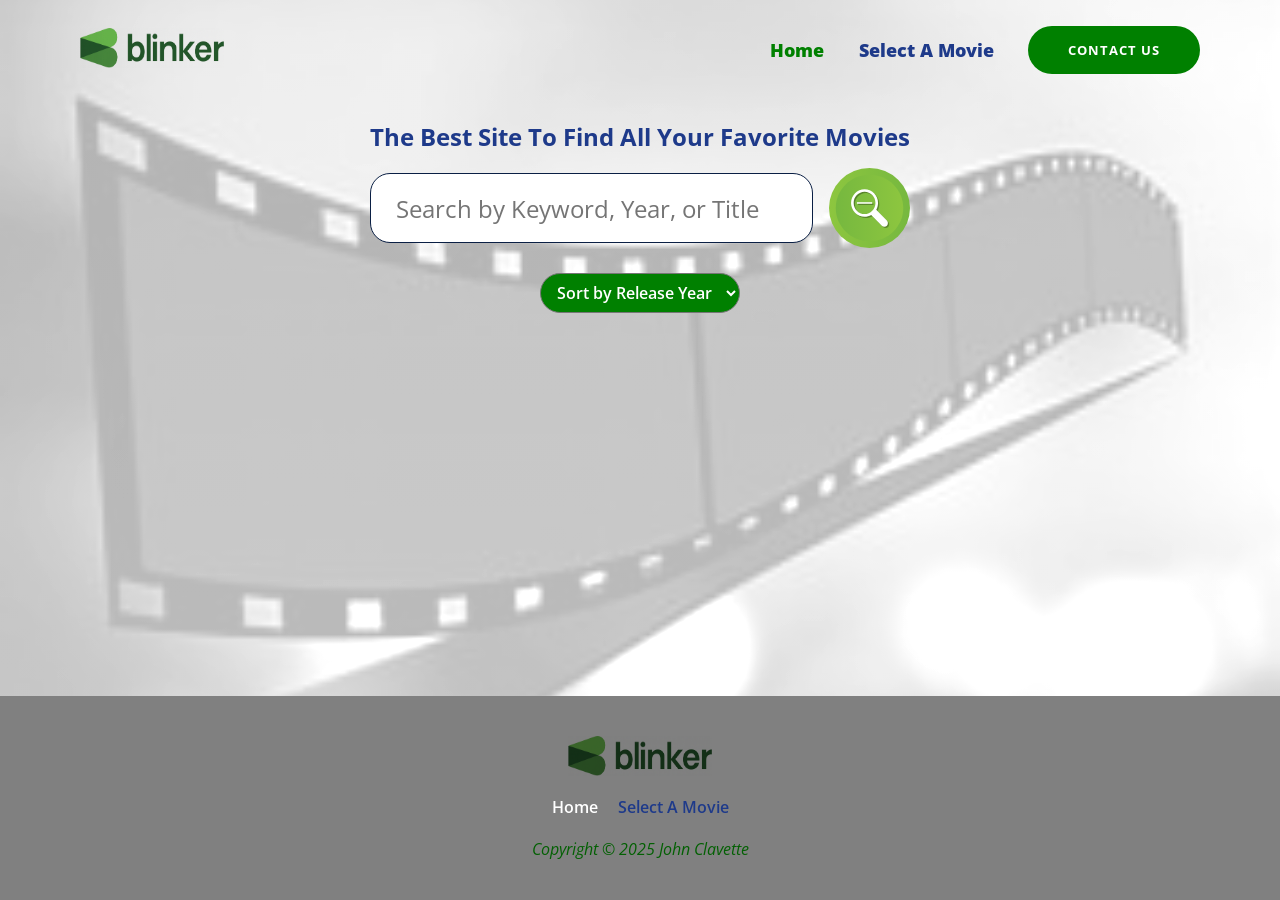
<file: index.html>
<!DOCTYPE html>
<html lang="en">

<head>
    <meta charset="UTF-8">
    <meta name="viewport" content="width=device-width, initial-scale=1.0">
    <link rel="stylesheet" href="style.css">
    <script src="app.js" defer></script>
    <link rel="preconnect" href="https://fonts.googleapis.com">
    <link rel="preconnect" href="https://fonts.gstatic.com" crossorigin>
    <link href="https://fonts.googleapis.com/css2?family=Open+Sans:ital,wght@0,300..800;1,300..800&display=swap"
        rel="stylesheet">
    <link rel="icon" href="data:,">
    <title>Movies</title>
</head>

<body>
    <section id="landing">
        <!--NAV-->
        <nav>
            <div class="container nav-inner">
                <div class="logo">
                    <img src="blgreen.png" />
                </div>
                <ul class="links">
                    <li>
                        <a href="#home" class="link link__hover-effect">Home</a>
                    </li>
                    <li>
                        <a href="#movies" class="link link__hover-effect select-first">Select A Movie</a>
                    </li>
                    <li>
                        <button type="button" class="btn-contact">Contact Us</button>
                    </li>
                </ul>
                <button class="menu-btn">Menu</button>
            </div>
        </nav>
        <!-- MODAL MENU-->
        <div class="modal">
            
            <div class="modal-menu">
                <button class="modal-close">&times;</button>
                <a href="#home" class="modal-link">Home</a>
                <a href="#movies" class="modal-link">Select A Movie</a>
                <button type="button" class="modal-contact">Contact Us</button>
            </div>
            <div class="modal-overlay"></div>
        </div>
        <header class="header">
            <div class="container">
                <div class="row">
                    <h1 class="title">The Best Site To Find All Your Favorite Movies</h1>
                    <div class="search__wrapper">
                        <input class="search-input" type="text" placeholder="Search by Keyword, Year, or Title">
                        <button class="search__btn" type="button">
                            <img src="1486506270-glass-magnifying-out-search-detective-magnifier-zoom_81489 (1).svg">
                        </button>
                    </div>
                    <div class="sort">
                        <select id="sort-years">
                            <option value="" selected disabled>Sort by Release Year</option>
                            <option value="low__to__high" class="low__to__high">Oldest to Newest</option>
                            <option value="high__to__low" class="high__to__low">Newest to Oldest</option>
                        </select>
                    </div>
                </div>
            </div>
        </header>
    </section>
    <section id="movies">
        <div class="container">
            <div class="movies__row">
                <p class="results"></p>
                <div class="movie-list"></div>
               <!-- <button class="load__more">Load More...</button>-->
            </div>
        </div>
    </section>
    <footer>
        <div class="container">
            <div class="footer__row">
                <figure class="footer__logo logo">
                    <img src="blgreen.png" class="footer__logo--img"/>
                </figure>
                <div class="footer__links">
                    <a href="#home" class="footer__link link__hover-effect">Home</a>
                    <a href="#movies" class="footer__link link__hover-effect select-first">Select A Movie</a>
                </div>
                <div class="footer__copyright">Copyright &copy; 2025 John Clavette</div>

            </div>
        </div>
    </footer>
</body>

</html>
</file>
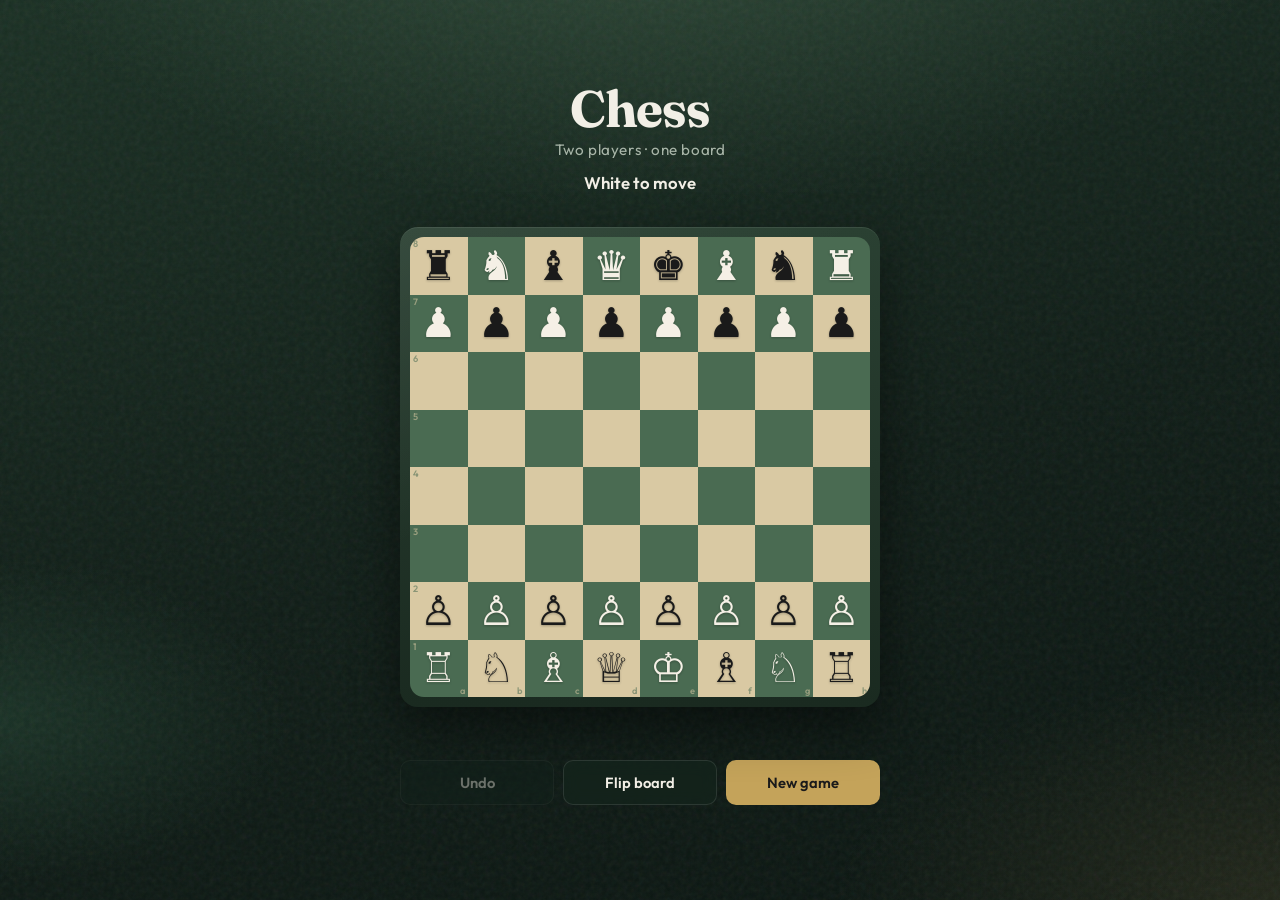
<file: chess/index.html>
<!DOCTYPE html>
<html lang="en">
<head>
  <meta charset="UTF-8" />
  <meta name="viewport" content="width=device-width, initial-scale=1.0, viewport-fit=cover" />
  <meta name="theme-color" content="#14241c" />
  <meta name="description" content="A simple two-player chess board — tap a piece, then tap a square." />
  <title>Chess</title>
  <link rel="preconnect" href="https://fonts.googleapis.com" />
  <link rel="preconnect" href="https://fonts.gstatic.com" crossorigin />
  <link href="https://fonts.googleapis.com/css2?family=Fraunces:opsz,wght@9..144,500;9..144,700&family=Outfit:wght@400;500;600;700&display=swap" rel="stylesheet" />
  <link rel="stylesheet" href="style.css" />
</head>
<body>
  <div class="atmosphere" aria-hidden="true"></div>

  <main class="shell">
    <header class="brand">
      <h1>Chess</h1>
      <p class="tagline">Two players · one board</p>
    </header>

    <section class="status" aria-live="polite">
      <p id="turn-label" class="turn">White to move</p>
      <p id="message" class="message"></p>
    </section>

    <div class="board-wrap">
      <div id="board" class="board" role="grid" aria-label="Chess board"></div>
    </div>

    <div class="captured-row">
      <div id="captured-black" class="captured" aria-label="Captured black pieces"></div>
      <div id="captured-white" class="captured" aria-label="Captured white pieces"></div>
    </div>

    <div class="controls">
      <button type="button" id="btn-undo" class="btn ghost">Undo</button>
      <button type="button" id="btn-flip" class="btn ghost">Flip board</button>
      <button type="button" id="btn-new" class="btn primary">New game</button>
    </div>

    <dialog id="promote-dialog" class="promote-dialog">
      <form method="dialog" id="promote-form">
        <p>Promote pawn to</p>
        <div class="promote-choices">
          <button value="q" data-piece="q" aria-label="Queen">♛</button>
          <button value="r" data-piece="r" aria-label="Rook">♜</button>
          <button value="b" data-piece="b" aria-label="Bishop">♝</button>
          <button value="n" data-piece="n" aria-label="Knight">♞</button>
        </div>
      </form>
    </dialog>
  </main>

  <script src="engine.js"></script>
  <script src="app.js"></script>
</body>
</html>
</file>
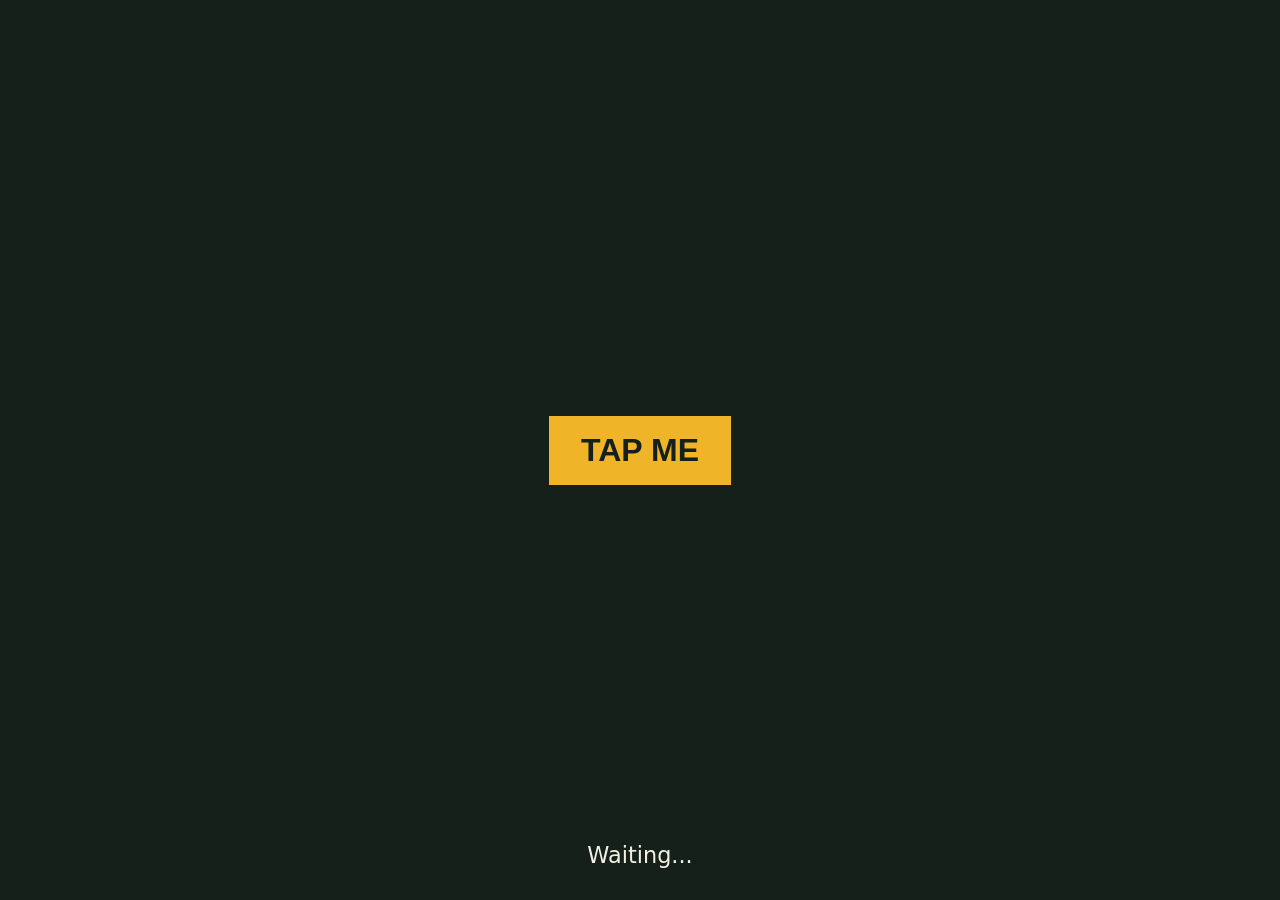
<file: click-test.html>
<!DOCTYPE html>
<html><head><meta charset="utf-8"><meta name="viewport" content="width=device-width,initial-scale=1">
<title>Click Test</title>
<style>
body{margin:0;min-height:100vh;display:flex;align-items:center;justify-content:center;background:#142019;color:#f4efe4;font-family:system-ui,sans-serif}
button{font-size:2rem;padding:1rem 2rem;background:#f0b429;border:0;color:#142019;font-weight:800}
#out{position:fixed;bottom:2rem;left:0;right:0;text-align:center;font-size:1.4rem}
</style></head><body>
<button id="b">TAP ME</button>
<div id="out">Waiting...</div>
<script>
document.getElementById('b').onclick=()=>{
  document.getElementById('out').textContent='IT WORKS — button clicks are fine on this device.';
  document.body.style.background='#1f3b2d';
};
</script></body></html>
</file>
<file: style.css>
* {
    margin: 0;
    padding: 0;
    box-sizing: border-box;
    font-family: "Open Sans", sans-serif;
    transition: all 300ms ease;
}

*:focus {
    outline: none;
}

.noscroll {
    overflow: hidden;
}
#landing,
#movies {
    flex: 1;
}
#movies {
    margin-bottom: 50px;
}

body {
    min-height: 100vh;
    display: flex;
    flex-direction: column;
    font-family: "Open Sans", sans-serif;
    margin: 0;
    overflow-x: hidden;
}

html {
    position: relative;
    background-image: linear-gradient(rgba(255, 255, 255, 0.666),
            rgba(255, 255, 255, 0.7)),
        url("moviereel.jpg");
    background-size: cover;
    background-position: center;
    min-height: 100vh;
    overflow-x: hidden;
}

html,
body {
    background-size: cover;
    background-repeat: no-repeat;
    background-position: center;
}

html::before {
    content: "";
    position: absolute;
    inset: 0;
    background-image: inherit;
    background-size: cover !important;
    background-position: inherit;
    background-repeat: no-repeat;
    filter: grayscale(100%) contrast(1.2);
    z-index: -1;
}


/*NAV*/


.nav-inner {
    display: flex;
    justify-content: space-between;
    align-items: center;
    font-size: 18px;
    font-weight: 600;
    margin: 0 auto;
    height: 100px;
    width: 100%;
    padding: 0 80px;
}

.logo img {
    width: 144px;
    height: 40px;
    background: transparent;
    mix-blend-mode: multiply;
}

.select-first {
    color: #1E3A8A !important;
}
a {
    text-decoration: none;
}

.btn-contact {
    background-color: green;
    border-radius: 50px;
    display: flex;
    cursor: pointer;
    max-height: 48px;
    min-height: 48px;
    padding: 12px 40px;
    align-items: center;
    border: 2px #5d3eff;
    color: #fff;
    font-size: 13px;
    font-weight: 700;
    letter-spacing: 1px;
    text-transform: uppercase;
    align-items: center;
    transition: 300ms ease;
}

.btn-contact:hover {
    scale: 1.09;
    opacity: 0.8;
    background-color: rgb(72, 143, 72);
}

.links {
    display: flex;
    justify-content: space-between;
    width: 100%;
    max-width: 430px;
    align-items: center;
    list-style: none;
    font-weight: 900;

}

.link {
    color: green;
}

.link__hover-effect {
    position: relative;
}

.link__hover-effect:after {
    content: "";
    position: absolute;
    bottom: -3px;
    height: 3px;
    width: 0;
    right: 0;
    transition: all 300ms ease;
}

.link__hover-effect:hover:after {
    left: 0;
    width: 100%;
    background-color: green;
}

/*MODAL*/


.menu-btn {
    display: none;
}

.modal-menu {
    display: none;
    position: fixed;
    z-index: 9999;
    top: 100px;
    left: 50%;
    transform: translateX(-50%);
    padding: 20px;
    border-radius: 20px;
    transition: opacity 1200ms ease-out, transform 1200ms ease-out;
    opacity: 0;
    box-shadow: 0 8px 24px rgba(0, 0, 0, 0.4);
}

.modal-contact {
    width: 100px;
    height: 50px;
    border-radius: 20px;
    color: green;
    font-weight: 900;
    font-size: 14px;
}

.modal-link {
    color: white;
    padding: 50px;
    font-size: 30px;
    text-align: center;
    cursor: pointer;
}


.menu-btn.open {
    display: flex;
    flex-direction: column;
    align-items: center;
    justify-content: center;
}

.modal-overlay {
    position: fixed;
    inset: 0;
    background: rgba(0, 0, 0, 0.6);
    opacity: 0;
    pointer-events: none;
    transition: opacity 300ms ease;
}
.modal-menu.open {
    display: flex;
    flex-direction: column;
    gap: 20px;
    background: rgba(0, 0, 0, 0.85);
    padding: 30px;
    border-radius: 20px;
    align-items: center;
    opacity: 1;
    transform: translate(-50%, 0);
}

.modal-overlay.open { 
    display: flex;
    flex-direction: column;
    opacity: 1;
    pointer-events: auto;
    z-index: 9998;
}
.title.close, 
.search-input.close, 
.search__btn.close {
    display: none;
}
.menu-btn.close {
    opacity: 0;
    pointer-events: none;
}
.modal-close {
    position: absolute;
    top: 15px;
    right: 20px;
    font-size: 2rem;
    background: none;
    border: none;
    color: white;
    cursor: pointer;
}

/*HEADER*/

.header {
    display: flex;
    flex-direction: column;
    justify-content: center;
    align-items: center;
    margin-top: 20px;
}

h1 {
    color: #1E3A8A !important;
}

input {
    background-color: #fff;
    border-radius: 20px;
    border: 1px solid #0a1f44;
    color: black;
    display: inline-block;
    height: 70px;
    line-height: 40px;
    outline: none;
    padding: 0 15px;
    transition: border-color .2s cubic-bezier(.645, .045, .355, 1);
    width: 100%;
    font-size: 24px;
    padding-left: 25px;
    margin-right: 16px;
}

.search__wrapper {
    display: flex;
    margin-top: 20px;
}

.search__btn {
    width: 100px;
    height: 70px;
    display: flex;
    justify-content: center;
    align-items: center;
    border: none;
    cursor: pointer;
    background: transparent;
    transition: 300ms ease;
}

.search__btn img {
    height: auto;
    width: auto;
}

.search__btn:hover {
    opacity: 0.8;
    scale: 1.09;
}

/*SORT YEARS*/

.sort {
    margin-top: 30px;
    display: flex;
    justify-content: center;
}

#sort-years {
    font-size: 16px;
    background-color: green;
    color: white;
    height: 40px;
    width: 200px;
    border-radius: 20px;
    font-weight: 600;
    text-align: center;
}

/*MOVIE CARD DISPLAY*/


#movies .container {
    max-width: 1100px;
    margin: 0 auto;
    padding: 0 20px;
}

.movies__row {
    align-items: center;
    justify-content: center;
}

.movie-list {
    display: grid;
    grid-template-columns: repeat(auto-fill, minmax(250px, 1fr));
    gap: 25px;
}

.movie-card {
    background: #e5e7eb34;
    border-radius: 28px;
    overflow: hidden;
    box-shadow: 0 8px 16px rgba(0, 0, 0, 0.24);
    transition: transform 300ms ease, box-shadow .2s ease;
    color: #1E3A8A !important;
    border: 2px solid green;
    font-weight: 700;
}

.movie-card:hover {
    transform: scale(1.05);
    box-shadow: 0 12px 32px rgba(0, 0, 0, 0.65);
}

.movie-card__container {
    padding: 15px;
}

.movie-card__container h3 {
    margin: 0 0 10px;
    font-size: 18px;
    min-height: 48px;
    line-height: 1.2;
    overflow: hidden;
}

.movie-card__container p {
    margin: 0 0 10px;
}

.movie-card img {
    width: 100%;
    height: auto;
    object-fit: cover;
    border-bottom: 1px solid #eee;
    display: block;
}


.load__more {
    background-color: green;
    border-radius: 50px;
    display: flex;
    justify-content: center;
    cursor: pointer;
    max-width: none;
    max-height: 48px;
    min-height: 48px;
    padding: 50px 50px;
    align-items: center;
    max-width: 100px;
    margin: 0 auto;
    border: 2px #5d3eff;
    color: #fff;
    font-size: 13px;
    font-weight: 700;
    letter-spacing: 1px;
    align-items: center;
    transition: 300ms ease;
    margin-top: 44px;
    box-shadow: 0 8px 16px rgba(0, 0, 0, 0.24);
    display: none;
}
.load__more:hover {
    scale: 1.09;
    opacity: 0.8;
    background-color: rgb(72, 143, 72);
}

/*SKELETON LOADING STATE*/

/* SKELETON LOADING */
.skeleton-card {
    background: rgb(6, 76, 6);
    border-radius: 12px;
    overflow: hidden;
    padding: 15px;
    box-shadow: 0 4px 12px rgba(0, 0, 0, 0.1);
}

.skeleton {
    background: linear-gradient(90deg, #3a3a3a 25%, #4a4a4a 50%, #3a3a3a 75%);
    background-size: 200% 100%;
    animation: skeleton-loading 1.2s infinite;
    border-radius: 6px;
}

.skeleton-img {
    width: 100%;
    height: 350px;
    margin-bottom: 10px;
}

.skeleton-title {
    height: 20px;
    width: 80%;
    margin-bottom: 10px;
}

.skeleton-year {
    height: 16px;
    width: 40%;
}

@keyframes skeleton-loading {
    0% {
        background-position: 200% 0;
    }

    100% {
        background-position: -200% 0;
    }
}

.results {
    color: rgb(30, 123, 30);
    margin-bottom: 16px;
    margin-top: 16px;
    font-size: 20px;
    font-weight: 900;
}

.empty-state {
    grid-column: 1 / -1;
    color: #1E3A8A;
    font-weight: 700;
    font-size: 18px;
    padding: 24px 0;
}

/*FOOTER*/

footer {
    background: gray;
    padding: 40px 0;
}
.footer__row {
    display: flex;
    flex-direction: column;
    align-items: center;
    gap: 20px;
}
.footer__link {
    font-weight: 600;
    color: white;
}
.footer__links {
    display: flex;
    gap: 20px;
}
.footer__logo {
    margin: 0;
    padding: 0;
    line-height: 0;
    z-index: 5;
    background: transparent;
    background: gray;
    margin: 0;
    padding: 0;
    overflow: hidden;
}
.footer__logo--img {
    display: block;
    max-width: 100%;
    height: auto;
}
.footer__copyright {
    color: rgb(3, 96, 3);
    font-style: italic;
}




/* RESPONSIVENESS */

@media (max-width: 768px) {

    nav {
        flex-direction: column;
        justify-content: center;
        align-items: center;
        height: auto;
        padding: 10px 0;
    }

    nav .links {
        display: none !important;
    }

    nav .btn-contact {
        display: none !important;
    }
    .nav-inner {
        display:flex;
        flex-direction: column;
    }

    nav .menu-btn {
        display: block;
        font-size: 18px;
        padding: 10px 20px;
        background: green;
        color: white;
        border-radius: 20px;
        border: none;
    }

    .logo img {
        margin-bottom: 30px;
    }

    .search__wrapper {
        flex-direction: column;
        width: 100%;
        gap: 10px;
        align-items: center;
    }

    .search-input {
        width: 100%;
        margin-right: 0;

    }
    h1 {
        text-align: center;
    }

    .search__btn {
        width: 100%;
    }

    .movie-list {
        grid-template-columns: 1fr;
    }

    .search-input {
        height: 50px;
        font-size: 18px;
        margin-right: 0;
    }

    .search__btn {
        width: 72px;
        height: 72px;
        padding: 0 20;
    }

    .search__btn img {
        width: 72px;
        height: 72px;
    }

    #landing,
    #movies,
    nav,
    .header,
    .search__wrapper,
    .movie-list {
        padding-left: 20px;
        padding-right: 20px;
    }
    .modal-contact {
        margin-top: 40px;
    }
    .sort {
        margin-top: 20px;
        width: 100%;
        display: flex;
        justify-content: center;
    }

    .header .row {
        display: flex;
        flex-direction: column;
        gap: 20px;
    }
    #sort-years {
        width: 100%;
        max-width: 300px;
        padding: 0 12px;
    }

}
</file>
<file: chess/style.css>
:root {
  --bg-deep: #0f1c16;
  --bg-mid: #1a2f23;
  --ink: #f2efe6;
  --ink-muted: #a8b5a8;
  --accent: #c4a35a;
  --accent-hover: #d4b86e;
  --light-sq: #d9c9a3;
  --dark-sq: #4a6b52;
  --select: #e8c547;
  --legal: rgba(232, 197, 71, 0.55);
  --last: rgba(196, 163, 90, 0.35);
  --check: #c45c4a;
  --panel: rgba(20, 36, 28, 0.72);
  --radius: 14px;
  --font-display: "Fraunces", Georgia, serif;
  --font-ui: "Outfit", sans-serif;
}

*,
*::before,
*::after {
  box-sizing: border-box;
}

html,
body {
  margin: 0;
  min-height: 100%;
}

body {
  font-family: var(--font-ui);
  color: var(--ink);
  background: var(--bg-deep);
  min-height: 100dvh;
  display: grid;
  place-items: center;
  padding: 1.25rem 1rem 2rem;
  position: relative;
  overflow-x: hidden;
}

.atmosphere {
  position: fixed;
  inset: 0;
  z-index: 0;
  pointer-events: none;
  background:
    radial-gradient(ellipse 90% 60% at 50% -10%, rgba(74, 107, 82, 0.45), transparent 55%),
    radial-gradient(ellipse 70% 50% at 100% 100%, rgba(196, 163, 90, 0.12), transparent 50%),
    radial-gradient(ellipse 50% 40% at 0% 80%, rgba(36, 70, 52, 0.5), transparent 45%),
    linear-gradient(165deg, var(--bg-mid), var(--bg-deep) 55%, #0a1410);
}

.atmosphere::after {
  content: "";
  position: absolute;
  inset: 0;
  opacity: 0.07;
  background-image: url("data:image/svg+xml,%3Csvg viewBox='0 0 200 200' xmlns='http://www.w3.org/2000/svg'%3E%3Cfilter id='n'%3E%3CfeTurbulence type='fractalNoise' baseFrequency='0.85' numOctaves='4' stitchTiles='stitch'/%3E%3C/filter%3E%3Crect width='100%25' height='100%25' filter='url(%23n)'/%3E%3C/svg%3E");
}

.shell {
  position: relative;
  z-index: 1;
  width: min(100%, 440px);
  display: flex;
  flex-direction: column;
  gap: 0.85rem;
  animation: rise 0.7s ease-out both;
}

@keyframes rise {
  from {
    opacity: 0;
    transform: translateY(12px);
  }
  to {
    opacity: 1;
    transform: translateY(0);
  }
}

.brand {
  text-align: center;
}

.brand h1 {
  margin: 0;
  font-family: var(--font-display);
  font-weight: 700;
  font-size: clamp(2.4rem, 8vw, 3.2rem);
  letter-spacing: -0.02em;
  line-height: 1;
  color: var(--ink);
}

.tagline {
  margin: 0.35rem 0 0;
  font-size: 0.95rem;
  color: var(--ink-muted);
  letter-spacing: 0.04em;
}

.status {
  text-align: center;
  min-height: 2.6rem;
}

.turn {
  margin: 0;
  font-weight: 600;
  font-size: 1.05rem;
}

.message {
  margin: 0.2rem 0 0;
  font-size: 0.9rem;
  color: var(--accent);
  min-height: 1.2em;
}

.board-wrap {
  width: 100%;
  aspect-ratio: 1;
  border-radius: calc(var(--radius) + 4px);
  padding: 10px;
  background:
    linear-gradient(145deg, rgba(255, 255, 255, 0.06), transparent 40%),
    linear-gradient(180deg, #2a4032, #1a2a20);
  box-shadow:
    0 20px 50px rgba(0, 0, 0, 0.45),
    inset 0 1px 0 rgba(255, 255, 255, 0.08);
  animation: board-in 0.85s 0.1s ease-out both;
}

@keyframes board-in {
  from {
    opacity: 0;
    transform: scale(0.96);
  }
  to {
    opacity: 1;
    transform: scale(1);
  }
}

.board {
  width: 100%;
  height: 100%;
  display: grid;
  grid-template-columns: repeat(8, 1fr);
  grid-template-rows: repeat(8, 1fr);
  border-radius: var(--radius);
  overflow: hidden;
  user-select: none;
  touch-action: manipulation;
}

.square {
  position: relative;
  display: grid;
  place-items: center;
  border: none;
  padding: 0;
  margin: 0;
  cursor: pointer;
  font-size: clamp(1.6rem, 7.5vw, 2.55rem);
  line-height: 1;
  transition: background-color 0.15s ease;
}

.square.light {
  background: var(--light-sq);
  color: #1a1a1a;
}

.square.dark {
  background: var(--dark-sq);
  color: #f5f0e6;
}

.square.selected {
  background: var(--select) !important;
  color: #1a1a1a;
}

.square.last-move {
  box-shadow: inset 0 0 0 100px var(--last);
}

.square.in-check {
  box-shadow: inset 0 0 0 100px rgba(196, 92, 74, 0.45);
}

.square.legal::after {
  content: "";
  position: absolute;
  width: 28%;
  height: 28%;
  border-radius: 50%;
  background: var(--legal);
  pointer-events: none;
  animation: pulse-dot 1.4s ease-in-out infinite;
}

.square.legal.capture::after {
  width: 88%;
  height: 88%;
  background: transparent;
  border: 3px solid var(--legal);
  border-radius: 50%;
  animation: none;
}

@keyframes pulse-dot {
  0%,
  100% {
    transform: scale(1);
    opacity: 0.9;
  }
  50% {
    transform: scale(1.15);
    opacity: 0.65;
  }
}

.piece {
  display: block;
  pointer-events: none;
  filter: drop-shadow(0 1px 1px rgba(0, 0, 0, 0.25));
  transition: transform 0.12s ease;
}

.square:active .piece {
  transform: scale(0.92);
}

.file-label,
.rank-label {
  position: absolute;
  font-size: 0.58rem;
  font-weight: 600;
  opacity: 0.55;
  pointer-events: none;
  font-family: var(--font-ui);
}

.file-label {
  bottom: 2px;
  right: 3px;
}

.rank-label {
  top: 2px;
  left: 3px;
}

.square.light .file-label,
.square.light .rank-label {
  color: var(--dark-sq);
}

.square.dark .file-label,
.square.dark .rank-label {
  color: var(--light-sq);
}

.captured-row {
  display: flex;
  justify-content: space-between;
  gap: 0.75rem;
  min-height: 1.6rem;
  font-size: 1.1rem;
  color: var(--ink-muted);
}

.captured {
  flex: 1;
  letter-spacing: 0.02em;
  line-height: 1.3;
}

.captured-white {
  text-align: right;
}

.controls {
  display: flex;
  gap: 0.55rem;
  flex-wrap: wrap;
}

.btn {
  flex: 1;
  min-width: 0;
  font-family: var(--font-ui);
  font-size: 0.92rem;
  font-weight: 600;
  padding: 0.75rem 0.9rem;
  border-radius: 10px;
  border: 1px solid transparent;
  cursor: pointer;
  transition: background 0.15s ease, transform 0.12s ease, border-color 0.15s ease;
}

.btn:active {
  transform: scale(0.98);
}

.btn.primary {
  background: var(--accent);
  color: #1a1a1a;
}

.btn.primary:hover {
  background: var(--accent-hover);
}

.btn.ghost {
  background: var(--panel);
  color: var(--ink);
  border-color: rgba(255, 255, 255, 0.1);
  backdrop-filter: blur(8px);
}

.btn.ghost:hover {
  border-color: rgba(196, 163, 90, 0.45);
}

.btn:disabled {
  opacity: 0.4;
  cursor: not-allowed;
  transform: none;
}

.promote-dialog {
  border: none;
  border-radius: 16px;
  padding: 1.25rem 1.4rem 1.4rem;
  background: #1e3328;
  color: var(--ink);
  box-shadow: 0 24px 60px rgba(0, 0, 0, 0.55);
  max-width: 90vw;
}

.promote-dialog::backdrop {
  background: rgba(8, 14, 11, 0.65);
  backdrop-filter: blur(3px);
}

.promote-dialog p {
  margin: 0 0 0.9rem;
  text-align: center;
  font-weight: 600;
}

.promote-choices {
  display: grid;
  grid-template-columns: repeat(4, 1fr);
  gap: 0.5rem;
}

.promote-choices button {
  font-size: 2rem;
  line-height: 1;
  padding: 0.65rem;
  border: 1px solid rgba(255, 255, 255, 0.12);
  border-radius: 10px;
  background: rgba(255, 255, 255, 0.06);
  color: var(--ink);
  cursor: pointer;
  transition: background 0.15s ease, border-color 0.15s ease;
}

.promote-choices button:hover {
  background: rgba(196, 163, 90, 0.25);
  border-color: var(--accent);
}

@media (min-width: 520px) {
  .shell {
    width: min(100%, 480px);
  }
}
</file>
